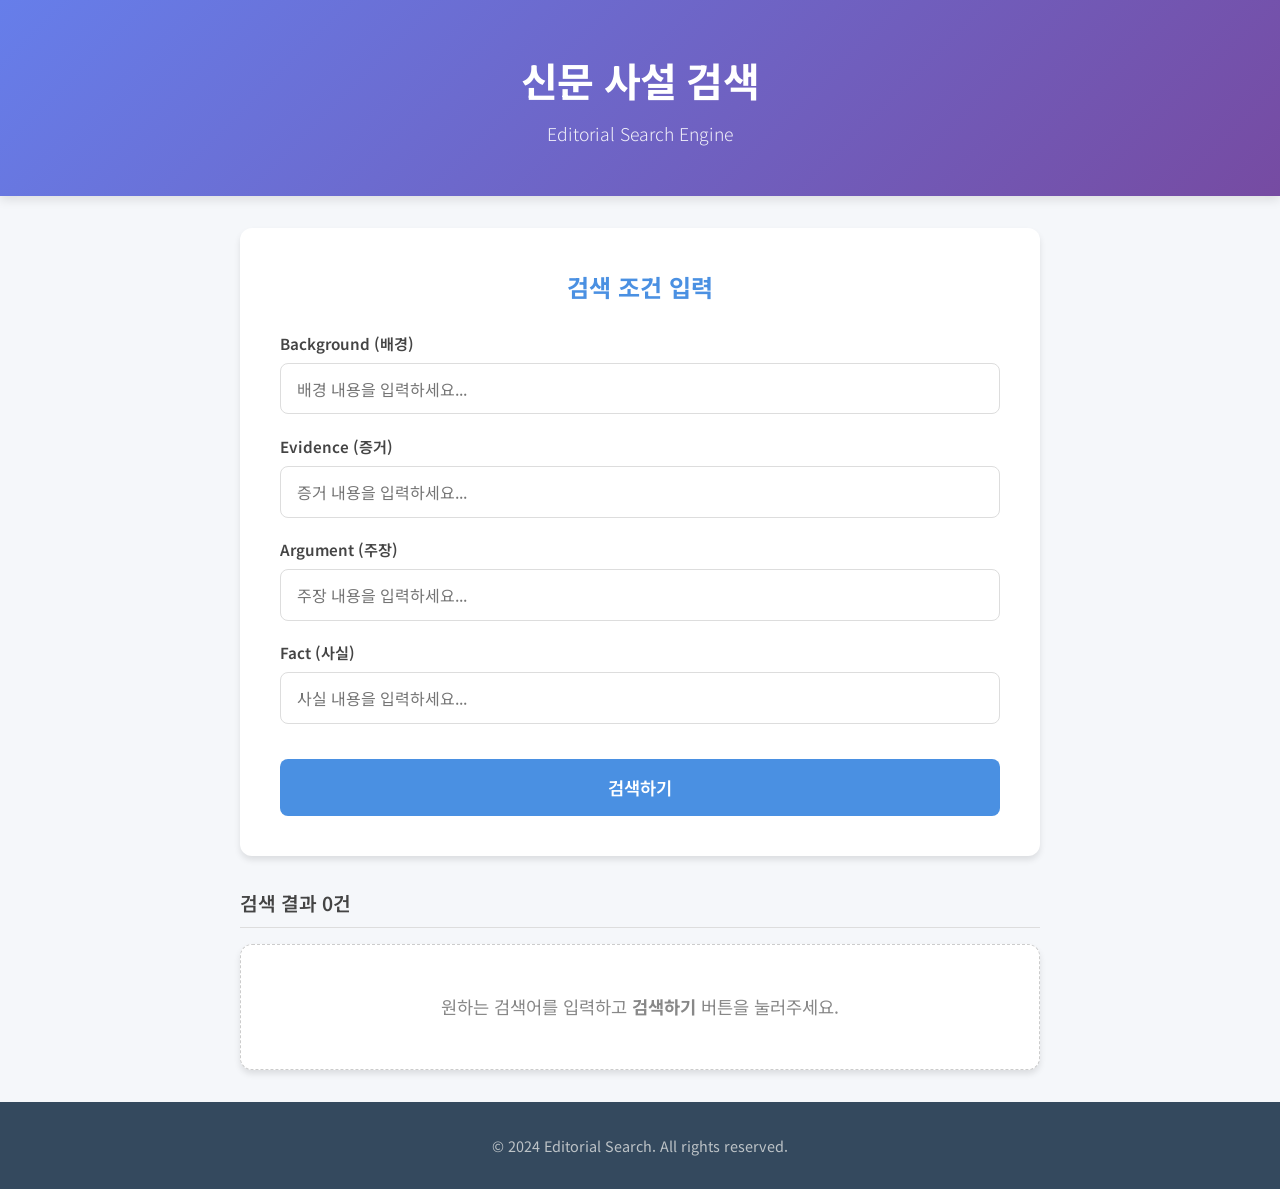
<file: index.html>
<!DOCTYPE html>
<html lang="ko">

<head>
    <meta charset="UTF-8">
    <meta name="viewport" content="width=device-width, initial-scale=1.0">
    <title>신문 사설 검색 (Editorial Search)</title>

    <!-- Google Fonts for Korean Support and Aesthetics -->
    <link rel="preconnect" href="https://fonts.googleapis.com">
    <link rel="preconnect" href="https://fonts.gstatic.com" crossorigin>
    <link
        href="https://fonts.googleapis.com/css2?family=Noto+Sans+KR:wght@300;400;500;700&family=Outfit:wght@400;600&display=swap"
        rel="stylesheet">

    <!-- Internal CSS (Combined for Portability) -->
    <style>
        /* CSS Reset & Normalize */
        html {
            -webkit-text-size-adjust: 100%;
            -moz-text-size-adjust: 100%;
            text-size-adjust: 100%;
        }

        *,
        *::before,
        *::after {
            box-sizing: border-box;
            margin: 0;
            padding: 0;
        }

        body {
            margin: 0;
            font-family: 'Noto Sans KR', 'Outfit', -apple-system, BlinkMacSystemFont, "Segoe UI", Roboto, "Helvetica Neue", Arial, sans-serif;
            -webkit-font-smoothing: antialiased;
            -moz-osx-font-smoothing: grayscale;
            background-color: var(--secondary-color);
            color: var(--text-color);
            line-height: 1.6;
            display: flex;
            flex-direction: column;
            min-height: 100vh;
        }

        :root {
            --primary-color: #4a90e2;
            --secondary-color: #f5f7fa;
            --text-color: #333;
            --accent-color: #e94e77;
            --card-bg: #ffffff;
            --shadow: 0 4px 6px rgba(0, 0, 0, 0.1);
            --shadow-hover: 0 10px 20px rgba(0, 0, 0, 0.15);
            --border-radius: 12px;
        }

        /* Header */
        header {
            background: linear-gradient(135deg, #667eea 0%, #764ba2 100%);
            color: white;
            padding: 3rem 1rem;
            text-align: center;
            box-shadow: 0 4px 10px rgba(0, 0, 0, 0.1);
        }

        header h1 {
            font-size: 2.5rem;
            font-weight: 700;
            margin-bottom: 0.5rem;
            letter-spacing: -0.02em;
        }

        header p {
            font-size: 1.1rem;
            opacity: 0.9;
            font-weight: 300;
        }

        /* Main Layout */
        main {
            flex: 1;
            max-width: 1200px;
            margin: 0 auto;
            width: 100%;
            padding: 2rem;
            display: flex;
            flex-direction: column;
            gap: 2rem;
        }

        /* Search Section */
        .search-container {
            display: flex;
            justify-content: center;
        }

        .search-card {
            background: var(--card-bg);
            padding: 2.5rem;
            border-radius: var(--border-radius);
            box-shadow: var(--shadow);
            width: 100%;
            max-width: 800px;
        }

        .search-card h2 {
            margin-bottom: 1.5rem;
            color: var(--primary-color);
            font-size: 1.5rem;
            text-align: center;
            font-weight: 700;
        }

        .input-group {
            margin-bottom: 1.2rem;
        }

        .input-group label {
            display: block;
            margin-bottom: 0.5rem;
            font-weight: 600;
            font-size: 0.95rem;
            color: #444;
        }

        .input-group input {
            width: 100%;
            padding: 0.8rem 1rem;
            border: 1px solid #ddd;
            border-radius: 8px;
            font-size: 1rem;
            font-family: inherit;
            transition: border-color 0.3s, box-shadow 0.3s;
            background-color: #fff;
            appearance: none;
        }

        .input-group input:focus {
            outline: none;
            border-color: var(--primary-color);
            box-shadow: 0 0 0 3px rgba(74, 144, 226, 0.1);
        }

        #search-btn {
            width: 100%;
            padding: 1rem;
            background-color: var(--primary-color);
            color: white;
            border: none;
            border-radius: 8px;
            font-size: 1.1rem;
            font-weight: 600;
            cursor: pointer;
            transition: background-color 0.3s, transform 0.2s;
            margin-top: 1rem;
            font-family: inherit;
        }

        #search-btn:hover {
            background-color: #357abd;
            transform: translateY(-2px);
        }

        #search-btn:active {
            transform: translateY(0);
        }

        /* Results Section */
        .results-container {
            width: 100%;
            max-width: 800px;
            margin: 0 auto;
        }

        #results-header {
            margin-bottom: 1rem;
            border-bottom: 1px solid #ddd;
            padding-bottom: 0.5rem;
            display: flex;
            justify-content: space-between;
            align-items: center;
        }

        #results-header h3 {
            font-size: 1.2rem;
            color: #444;
            font-weight: 600;
        }

        #results-list {
            display: grid;
            gap: 1.5rem;
        }

        /* Initial State Placeholder */
        .initial-state {
            text-align: center;
            padding: 3rem 1rem;
            color: #888;
            background: #fff;
            border-radius: var(--border-radius);
            box-shadow: var(--shadow);
            border: 1px dashed #ccc;
        }

        .initial-state p {
            font-size: 1.1rem;
        }

        /* Result Item Card */
        .editorial-card {
            background: var(--card-bg);
            border-radius: var(--border-radius);
            padding: 1.5rem;
            box-shadow: var(--shadow);
            border-left: 5px solid var(--primary-color);
            transition: transform 0.3s, box-shadow 0.3s;
        }

        .editorial-card:hover {
            transform: translateY(-5px);
            box-shadow: var(--shadow-hover);
        }

        .editorial-header {
            display: flex;
            justify-content: space-between;
            align-items: flex-start;
            margin-bottom: 1rem;
            border-bottom: 1px solid #eee;
            padding-bottom: 1rem;
        }

        .editorial-title {
            font-size: 1.35rem;
            font-weight: 700;
            color: #2c3e50;
            margin-bottom: 0.4rem;
            letter-spacing: -0.01em;
        }

        .editorial-meta {
            font-size: 0.9rem;
            color: #7f8c8d;
            font-weight: 400;
        }

        .editorial-content {
            display: grid;
            gap: 1rem;
        }

        .content-row {
            display: flex;
            flex-direction: column;
        }

        .content-label {
            font-size: 0.8rem;
            font-weight: 700;
            text-transform: uppercase;
            letter-spacing: 0.5px;
            margin-bottom: 0.3rem;
            color: var(--primary-color);
        }

        .content-text {
            font-size: 1rem;
            color: #4a4a4a;
            background-color: #f8f9fa;
            padding: 0.9rem;
            border-radius: 8px;
            border: 1px solid #e9ecef;
            word-break: keep-all;
            line-height: 1.7;
        }

        /* Specific colors for different fields/tags */
        .content-row.background .content-label {
            color: #d35400;
        }

        .content-row.evidence .content-label {
            color: #27ae60;
        }

        .content-row.argument .content-label {
            color: #8e44ad;
        }

        .content-row.fact .content-label {
            color: #2980b9;
        }

        /* Footer */
        footer {
            background-color: #34495e;
            color: #bdc3c7;
            text-align: center;
            padding: 2rem 1rem;
            margin-top: auto;
            font-size: 0.9rem;
        }

        /* Responsive */
        @media (max-width: 768px) {
            header {
                padding: 2rem 1rem;
            }

            header h1 {
                font-size: 2rem;
            }

            main {
                padding: 1.5rem 1rem;
            }

            .search-card {
                padding: 1.5rem;
            }

            .editorial-card {
                padding: 1.2rem;
            }
        }
    </style>
</head>

<body>

    <header>
        <div class="header-content">
            <h1>신문 사설 검색</h1>
            <p>Editorial Search Engine</p>
        </div>
    </header>

    <main>
        <section class="search-container">
            <div class="search-card">
                <h2>검색 조건 입력</h2>
                <div class="input-group">
                    <label for="search-background">Background (배경)</label>
                    <input type="text" id="search-background" placeholder="배경 내용을 입력하세요...">
                </div>
                <div class="input-group">
                    <label for="search-evidence">Evidence (증거)</label>
                    <input type="text" id="search-evidence" placeholder="증거 내용을 입력하세요...">
                </div>
                <div class="input-group">
                    <label for="search-argument">Argument (주장)</label>
                    <input type="text" id="search-argument" placeholder="주장 내용을 입력하세요...">
                </div>
                <div class="input-group">
                    <label for="search-fact">Fact (사실)</label>
                    <input type="text" id="search-fact" placeholder="사실 내용을 입력하세요...">
                </div>
                <button id="search-btn">검색하기</button>
            </div>
        </section>

        <section class="results-container">
            <div id="results-header">
                <h3>검색 결과 <span id="result-count">0</span>건</h3>
            </div>
            <div id="results-list">
                <!-- Results will be injected here via JS -->
            </div>
        </section>
    </main>

    <footer>
        <p>&copy; 2024 Editorial Search. All rights reserved.</p>
    </footer>

    <!-- Internal JS (Combined for Portability) -->
    <script>
        // XML 데이터를 JS 파일 내부에 포함시킵니다. 
        const xmlData = `<?xml version="1.0" encoding="UTF-8"?>
<editorials xmlns:xsi="http://www.w3.org/2001/XMLSchema-instance" xsi:noNamespaceSchemaLocation="editorial.xsd">
  <editorial id="sample-1">
    <title><![CDATA[디지털 교육 격차, 공교육이 나서야 한다]]></title>
    <author>김한글 논설위원</author>
    <date>2024-01-10</date>
    <structure>
      <background><![CDATA[최근 전국 초중고교의 디지털 기기 보급률이 급증하고 있으나, 활용 능력의 격차는 여전히 심각하다.]]></background>
      <evidence><![CDATA[교육부 통계에 따르면 수도권과 지방 학생 간의 디지털 리터러시 점수 차이가 20% 이상 벌어졌다.]]></evidence>
      <argument><![CDATA[정부는 기기 보급을 넘어 실질적인 디지털 활용 교육 프로그램을 의무화해야 한다.]]></argument>
      <fact><![CDATA[현재 디지털 교육 시수는 OECD 평균의 절반 수준인 주당 1시간에 불과하다.]]></fact>
    </structure>
  </editorial>
  <editorial id="sample-2">
    <title><![CDATA[기후 위기 대응, 기업의 책임 강화해야]]></title>
    <author>이초록 전문기자</author>
    <date>2024-01-11</date>
    <structure>
      <background><![CDATA[전 지구적인 이상 기후 현상으로 인한 경제적 피해가 매년 최고치를 경신하고 있다.]]></background>
      <evidence><![CDATA[탄소 배출 상위 10개 기업이 전체 배출량의 40%를 차지한다는 환경단체 보고서가 발표되었다.]]></evidence>
      <argument><![CDATA[기업의 ESG 경영을 단순 권고가 아닌 법적 의무 사항으로 강화해야만 실효성을 거둘 수 있다.]]></argument>
      <fact><![CDATA[유럽연합은 이미 공급망 실사법을 통해 기업의 환경 책임을 법제화했다.]]></fact>
    </structure>
  </editorial>
  <editorial id="sample-3">
    <title><![CDATA[저출산 대책, 현금 살포보다 육아 환경 개선을]]></title>
    <author>박미래 논설위원</author>
    <date>2024-01-12</date>
    <structure>
      <background><![CDATA[합계출산율 0.7명대가 붕괴될 위기에 처했으나, 현금성 지원 정책은 한계를 드러내고 있다.]]></background>
      <evidence><![CDATA[출산 장려금을 늘린 지자체에서도 출산율 반등 효과는 미미했다는 연구 결과가 있다.]]></evidence>
      <argument><![CDATA[육아 휴직의 자유로운 사용과 공공 보육 시설 확충 등 '아이 키우기 좋은 환경'을 만드는 것이 우선이다.]]></argument>
      <fact><![CDATA[한국의 남성 육아휴직 사용률은 제도는 존재하나 실사용률은 5% 내외로 주요국 중 최하위권이다.]]></fact>
    </structure>
  </editorial>
  <editorial id="sample-4">
    <title><![CDATA[의대 정원 확대, 지역 의료 붕괴 막을 골든타임]]></title>
    <author>최생명 의학전문기자</author>
    <date>2024-01-13</date>
    <structure>
      <background><![CDATA[지방 의료원의 의사 구인난이 심화되면서 응급실 뺑뺑이 등 필수 의료 공백 사태가 잇따르고 있다.]]></background>
      <evidence><![CDATA[지방 국립대병원조차 전공의 정원을 채우지 못해 진료 과목을 폐쇄하는 사례가 속출하고 있다.]]></evidence>
      <argument><![CDATA[의대 정원을 대폭 확대하고 지역 의사제를 도입하여 의료 인력의 수도권 쏠림 현상을 막아야 한다.]]></argument>
      <fact><![CDATA[우리나라 의대 입학 정원은 2006년 이후 18년 동안 동결된 상태다.]]></fact>
    </structure>
  </editorial>
  <editorial id="sample-5">
    <title><![CDATA[가계부채 뇌관, 선제적 관리 필요하다]]></title>
    <author>정경제 논설실장</author>
    <date>2024-01-14</date>
    <structure>
      <background><![CDATA[고금리 기조가 장기화되면서 영끌로 집을 산 2030 세대와 자영업자의 이자 부담이 한계에 다다랐다.]]></background>
      <evidence><![CDATA[한국은행 자료에 따르면 가계부채 비율이 GDP 대비 100%를 초과하여 세계 최고 수준을 기록했다.]]></evidence>
      <argument><![CDATA[금융 당국은 대출 만기 연장 등 미봉책이 아닌, 부실 채권 정리와 채무 조정 등 근본적인 디레버리징 정책을 펴야 한다.]]></argument>
      <fact><![CDATA[연체율이 지난 1년 사이 2배 이상 급증하며 금융권 부실 우려가 커지고 있다.]]></fact>
    </structure>
  </editorial>
  <editorial id="sample-6">
    <title><![CDATA[우주 항공청 설립, 미래 산업의 도약대]]></title>
    <author>강우주 과학전문기자</author>
    <date>2024-01-15</date>
    <structure>
      <background><![CDATA[뉴스페이스 시대를 맞아 세계 각국이 우주 개발 경쟁에 뛰어들고 있으나, 한국은 컨트롤 타워 부재로 뒤처지고 있다.]]></background>
      <evidence><![CDATA[미국 NASA, 일본 JAXA 등 주요국은 전담 기구를 통해 민간 우주 산업을 주도하고 있다.]]></evidence>
      <argument><![CDATA[우주항공청 설립법을 조속히 통과시켜 체계적인 우주 개발 로드맵을 수립하고 민간 기업을 육성해야 한다.]]></argument>
      <fact><![CDATA[한국의 우주 예산 규모는 미국의 100분의 1 수준에 불과하다.]]></fact>
    </structure>
  </editorial>
  <editorial id="sample-7">
    <title><![CDATA[노인 빈곤율 OECD 1위, 연금 개혁 서둘러야]]></title>
    <author>오복지 논설위원</author>
    <date>2024-01-16</date>
    <structure>
      <background><![CDATA[급격한 고령화 속에 노인 빈곤 문제가 심각한 사회 문제로 대두되고 있으나 국민연금 개혁은 지지부진하다.]]></background>
      <evidence><![CDATA[통계청 조사 결과 65세 이상 노인의 상대적 빈곤율은 40%에 육박해 OECD 평균의 3배에 달한다.]]></evidence>
      <argument><![CDATA[보험료율 인상과 소득 대체율 조정을 포함한 사회적 대타협을 통해 연금의 지속 가능성을 확보해야 한다.]]></argument>
      <fact><![CDATA[국민연금 고갈 시점이 당초 예상보다 2년 앞당겨진 2055년으로 전망되었다.]]></fact>
    </structure>
  </editorial>
  <editorial id="sample-8">
    <title><![CDATA[전세 사기 특별법, 피해 구제 실효성 높여야]]></title>
    <author>송주택 부동산팀장</author>
    <date>2024-01-17</date>
    <structure>
      <background><![CDATA[빌라왕 사태 등 전세 사기가 전국적으로 확산되며 수많은 세입자들이 보증금을 떼일 위기에 처했다.]]></background>
      <evidence><![CDATA[특별법 시행 이후에도 피해자 인정 요건이 까다로워 실제 구제받은 사례는 전체 피해자의 20% 미만이다.]]></evidence>
      <argument><![CDATA[피해자 인정 범위를 확대하고, 선구제 후회수 방안을 도입하여 피해자들의 주거 안정을 보장해야 한다.]]></argument>
      <fact><![CDATA[전세 사기 피해자의 70%가 사회 초년생인 2030 세대이다.]]></fact>
    </structure>
  </editorial>
  <editorial id="sample-9">
    <title><![CDATA[K-콘텐츠 불법 유통, 저작권 보호 시스템 정비 시급]]></title>
    <author>문화영 문화부장</author>
    <date>2024-01-18</date>
    <structure>
      <background><![CDATA[한국의 영화, 드라마 등 K-콘텐츠가 세계적인 인기를 얻고 있으나, 불법 스트리밍 사이트로 인한 피해도 급증하고 있다.]]></background>
      <evidence><![CDATA[업계 추산에 따르면 '누누티비' 등 불법 사이트로 인한 저작권 피해액이 연간 5조 원에 이른다.]]></evidence>
      <argument><![CDATA[국제 공조 수사를 강화하고, 불법 사이트 차단 기술을 고도화하여 창작자들의 권리를 보호해야 한다.]]></argument>
      <fact><![CDATA[불법 사이트 운영 서버의 대부분이 해외에 있어 국내법만으로는 처벌이 어려운 실정이다.]]></fact>
    </structure>
  </editorial>
  <editorial id="sample-10">
    <title><![CDATA[반도체 전쟁, 초격차 기술 확보가 생존 전략]]></title>
    <author>반도체 산업부</author>
    <date>2024-01-19</date>
    <structure>
      <background><![CDATA[미중 패권 경쟁 심화로 글로벌 반도체 공급망이 재편되면서 한국 반도체 산업이 샌드위치 위기에 처했다.]]></background>
      <evidence><![CDATA[경쟁국들은 천문학적인 보조금을 지급하며 자국 반도체 생태계를 육성하고 있다.]]></evidence>
      <argument><![CDATA[세제 혜택 확대와 인프라 지원을 통해 기업의 R&D 투자를 유도하고 초격차 기술 경쟁력을 확보해야 한다.]]></argument>
      <fact><![CDATA[메모리 반도체 분야에서 경쟁국과의 기술 격차가 1년 이내로 좁혀졌다는 분석이 나왔다.]]></fact>
    </structure>
  </editorial>
</editorials>`;

        document.addEventListener('DOMContentLoaded', () => {
            const searchBtn = document.getElementById('search-btn');
            const inputs = {
                background: document.getElementById('search-background'),
                evidence: document.getElementById('search-evidence'),
                argument: document.getElementById('search-argument'),
                fact: document.getElementById('search-fact')
            };
            const resultsContainer = document.getElementById('results-list');
            const resultCountSpan = document.getElementById('result-count');

            let editorials = [];

            // Parse XML Data Directly
            try {
                const parser = new DOMParser();
                const xmlDoc = parser.parseFromString(xmlData, "text/xml");
                const parseError = xmlDoc.getElementsByTagName("parsererror");

                if (parseError.length > 0) {
                    throw new Error("XML Parsing Failure");
                }

                editorials = parseEditorials(xmlDoc);
                console.log(`Loaded ${editorials.length} editorials.`);
            } catch (err) {
                console.error('Error parsing XML:', err);
                resultsContainer.innerHTML = `<p style="text-align:center; color:red;">XML 데이터를 처리하는 중 오류가 발생했습니다.<br>Error: ${err.message}</p>`;
            }

            // 초기 상태: 결과 영역 비우기 및 안내 메시지 표시
            resultsContainer.innerHTML = '<div class="initial-state"><p>원하는 검색어를 입력하고 <strong>검색하기</strong> 버튼을 눌러주세요.</p></div>';
            resultCountSpan.textContent = '0';

            function parseEditorials(xmlDoc) {
                const items = Array.from(xmlDoc.getElementsByTagName('editorial'));
                return items.map(item => {
                    const getTagText = (parent, tag) => {
                        const els = parent.getElementsByTagName(tag);
                        return els.length > 0 ? els[0].textContent.trim() : '';
                    };

                    const structure = item.getElementsByTagName('structure')[0];

                    const bg = structure ? getTagText(structure, 'background') : '';
                    const ev = structure ? getTagText(structure, 'evidence') : '';
                    const ag = structure ? getTagText(structure, 'argument') : '';
                    const fc = structure ? getTagText(structure, 'fact') : '';

                    return {
                        id: item.getAttribute('id'),
                        title: getTagText(item, 'title'),
                        author: getTagText(item, 'author'),
                        date: getTagText(item, 'date'),
                        background: bg,
                        evidence: ev,
                        argument: ag,
                        fact: fc
                    };
                });
            }

            function filterEditorials() {
                // 공백 제거 헬퍼 함수
                const normalize = (str) => str.replace(/\s+/g, '').toLowerCase();

                const queries = {
                    background: normalize(inputs.background.value),
                    evidence: normalize(inputs.evidence.value),
                    argument: normalize(inputs.argument.value),
                    fact: normalize(inputs.fact.value)
                };

                const filtered = editorials.filter(item => {
                    const itemBg = normalize(item.background);
                    const itemEv = normalize(item.evidence);
                    const itemAg = normalize(item.argument);
                    const itemFc = normalize(item.fact);

                    const matchBackground = !queries.background || itemBg.includes(queries.background);
                    const matchEvidence = !queries.evidence || itemEv.includes(queries.evidence);
                    const matchArgument = !queries.argument || itemAg.includes(queries.argument);
                    const matchFact = !queries.fact || itemFc.includes(queries.fact);

                    return matchBackground && matchEvidence && matchArgument && matchFact;
                });

                displayResults(filtered);
            }

            function displayResults(items) {
                resultCountSpan.textContent = items.length;
                resultsContainer.innerHTML = '';

                if (items.length === 0) {
                    resultsContainer.innerHTML = '<p style="text-align:center; padding:2rem; color:#888;">검색 결과가 없습니다.</p>';
                    return;
                }

                items.forEach(item => {
                    const card = document.createElement('div');
                    card.className = 'editorial-card';

                    card.innerHTML = `
                <div class="editorial-header">
                    <div>
                        <h4 class="editorial-title">${item.title}</h4>
                        <div class="editorial-meta">${item.author} | ${item.date}</div>
                    </div>
                </div>
                <div class="editorial-content">
                    <div class="content-row background">
                        <span class="content-label">Background</span>
                        <div class="content-text">${highlightText(item.background, inputs.background.value)}</div>
                    </div>
                    <div class="content-row evidence">
                        <span class="content-label">Evidence</span>
                        <div class="content-text">${highlightText(item.evidence, inputs.evidence.value)}</div>
                    </div>
                    <div class="content-row argument">
                        <span class="content-label">Argument</span>
                        <div class="content-text">${highlightText(item.argument, inputs.argument.value)}</div>
                    </div>
                    <div class="content-row fact">
                        <span class="content-label">Fact</span>
                        <div class="content-text">${highlightText(item.fact, inputs.fact.value)}</div>
                    </div>
                </div>
            `;
                    resultsContainer.appendChild(card);
                });
            }

            function highlightText(text, query) {
                if (!query || !query.trim() || !text) return text;
                const q = query.trim();
                const regex = new RegExp(`(${q})`, 'gi');
                return text.replace(regex, '<span style="background-color: #fffacd; font-weight:bold; padding: 0 2px;">$1</span>');
            }

            // Event Listeners
            searchBtn.addEventListener('click', filterEditorials);

            // Enter key support
            Object.values(inputs).forEach(input => {
                input.addEventListener('keypress', (e) => {
                    if (e.key === 'Enter') filterEditorials();
                });
            });
        });
    </script>
</body>

</html>
</file>
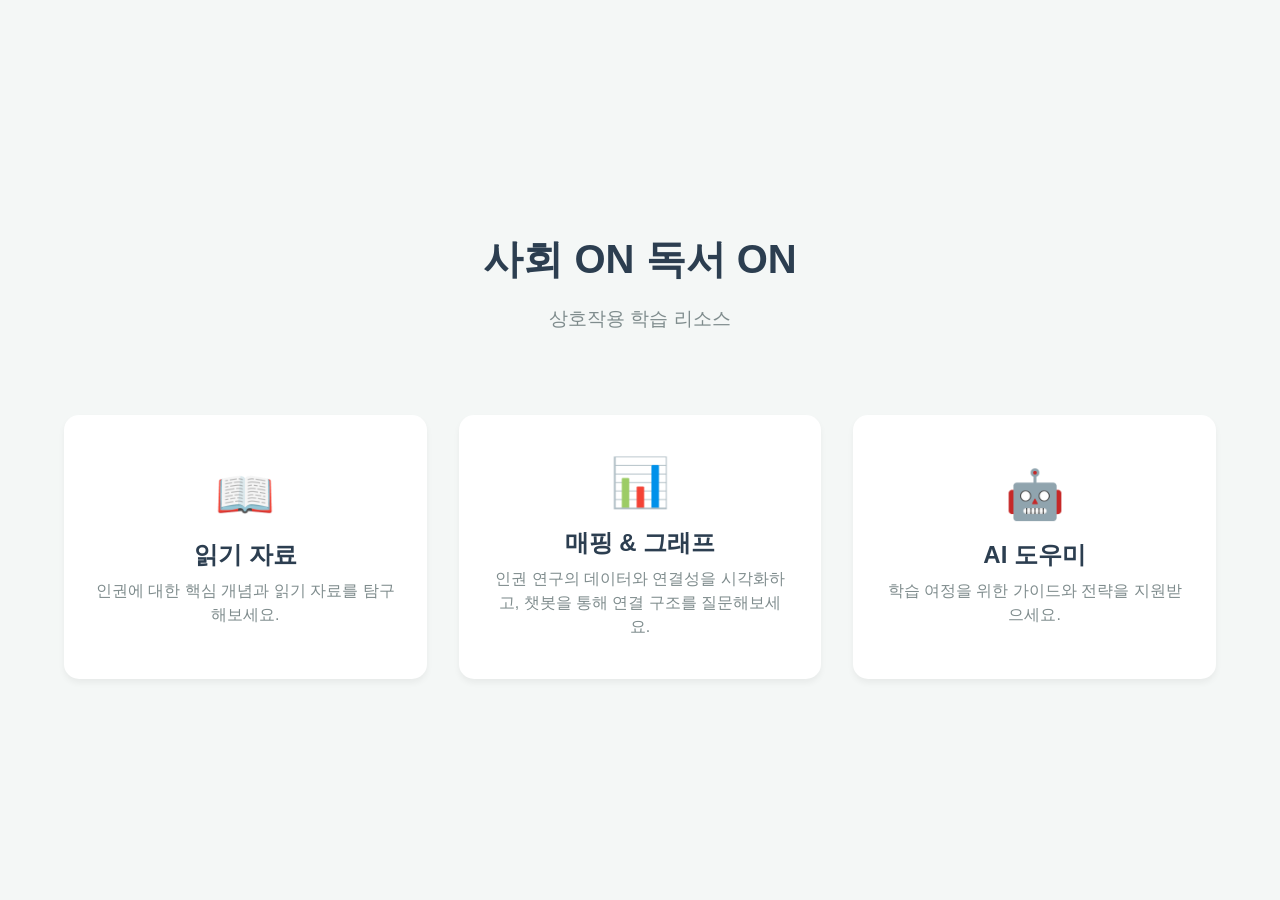
<file: reading_strategy_home.html>
<!DOCTYPE html>
<html lang="ko">

<head>
    <meta charset="UTF-8">
    <meta name="viewport" content="width=device-width, initial-scale=1.0">
    <title>사회 ON 독서 ON</title>
    <style>
        :root {
            --primary-color: #2c3e50;
            --accent-color: #3498db;
            --text-color: #333;
            --bg-color: #f4f7f6;
            --card-bg: #ffffff;
            --hover-shadow: 0 10px 20px rgba(0, 0, 0, 0.1);
        }

        body {
            font-family: 'Segoe UI', Tahoma, Geneva, Verdana, sans-serif;
            background-color: var(--bg-color);
            color: var(--text-color);
            margin: 0;
            padding: 0;
            display: flex;
            flex-direction: column;
            align-items: center;
            justify-content: center;
            min-height: 100vh;
        }

        header {
            text-align: center;
            margin-bottom: 3rem;
            animation: fadeInDown 1s ease-out;
        }

        h1 {
            font-size: 2.5rem;
            color: var(--primary-color);
            margin-bottom: 0.5rem;
        }

        p.subtitle {
            font-size: 1.2rem;
            color: #7f8c8d;
        }

        .menu-container {
            display: grid;
            grid-template-columns: repeat(auto-fit, minmax(300px, 1fr));
            gap: 2rem;
            width: 90%;
            max-width: 1200px;
            padding: 1rem;
        }

        .menu-card {
            background-color: var(--card-bg);
            border-radius: 15px;
            padding: 2rem;
            text-align: center;
            box-shadow: 0 4px 6px rgba(0, 0, 0, 0.05);
            transition: transform 0.3s ease, box-shadow 0.3s ease;
            text-decoration: none;
            color: inherit;
            display: flex;
            flex-direction: column;
            justify-content: center;
            align-items: center;
            min-height: 200px;
            position: relative;
            overflow: hidden;
        }

        .menu-card::before {
            content: '';
            position: absolute;
            top: 0;
            left: 0;
            width: 100%;
            height: 5px;
            background: linear-gradient(90deg, var(--accent-color), #8e44ad);
            transform: scaleX(0);
            transition: transform 0.3s ease;
            transform-origin: left;
        }

        .menu-card:hover {
            transform: translateY(-10px);
            box-shadow: var(--hover-shadow);
        }

        .menu-card:hover::before {
            transform: scaleX(1);
        }

        .icon {
            font-size: 3rem;
            margin-bottom: 1rem;
            color: var(--accent-color);
        }

        .card-title {
            font-size: 1.5rem;
            font-weight: bold;
            margin-bottom: 0.5rem;
            color: var(--primary-color);
        }

        .card-desc {
            font-size: 1rem;
            color: #7f8c8d;
            line-height: 1.5;
        }

        @keyframes fadeInDown {
            from {
                opacity: 0;
                transform: translateY(-20px);
            }

            to {
                opacity: 1;
                transform: translateY(0);
            }
        }

        @media (max-width: 600px) {
            h1 {
                font-size: 2rem;
            }

            .menu-container {
                grid-template-columns: 1fr;
            }
        }
    </style>
</head>

<body>

    <header>
        <h1>사회 ON 독서 ON</h1>
        <p class="subtitle">상호작용 학습 리소스</p>
    </header>

    <div class="menu-container">
        <a href="reading.html" class="menu-card">
            <div class="icon">📖</div>
            <div class="card-title">읽기 자료</div>
            <div class="card-desc">인권에 대한 핵심 개념과 읽기 자료를 탐구해보세요.</div>
        </a>

        <a href="mapping_graph.html" class="menu-card">
            <div class="icon">📊</div>
            <div class="card-title">매핑 & 그래프</div>
            <div class="card-desc">인권 연구의 데이터와 연결성을 시각화하고, 챗봇을 통해 연결 구조를 질문해보세요.</div>
        </a>

        <a href="Reading_Strategy_AI_Assistant.html" class="menu-card">
            <div class="icon">🤖</div>
            <div class="card-title">AI 도우미</div>
            <div class="card-desc">학습 여정을 위한 가이드와 전략을 지원받으세요.</div>
        </a>
    </div>

</body>

</html>
</file>
